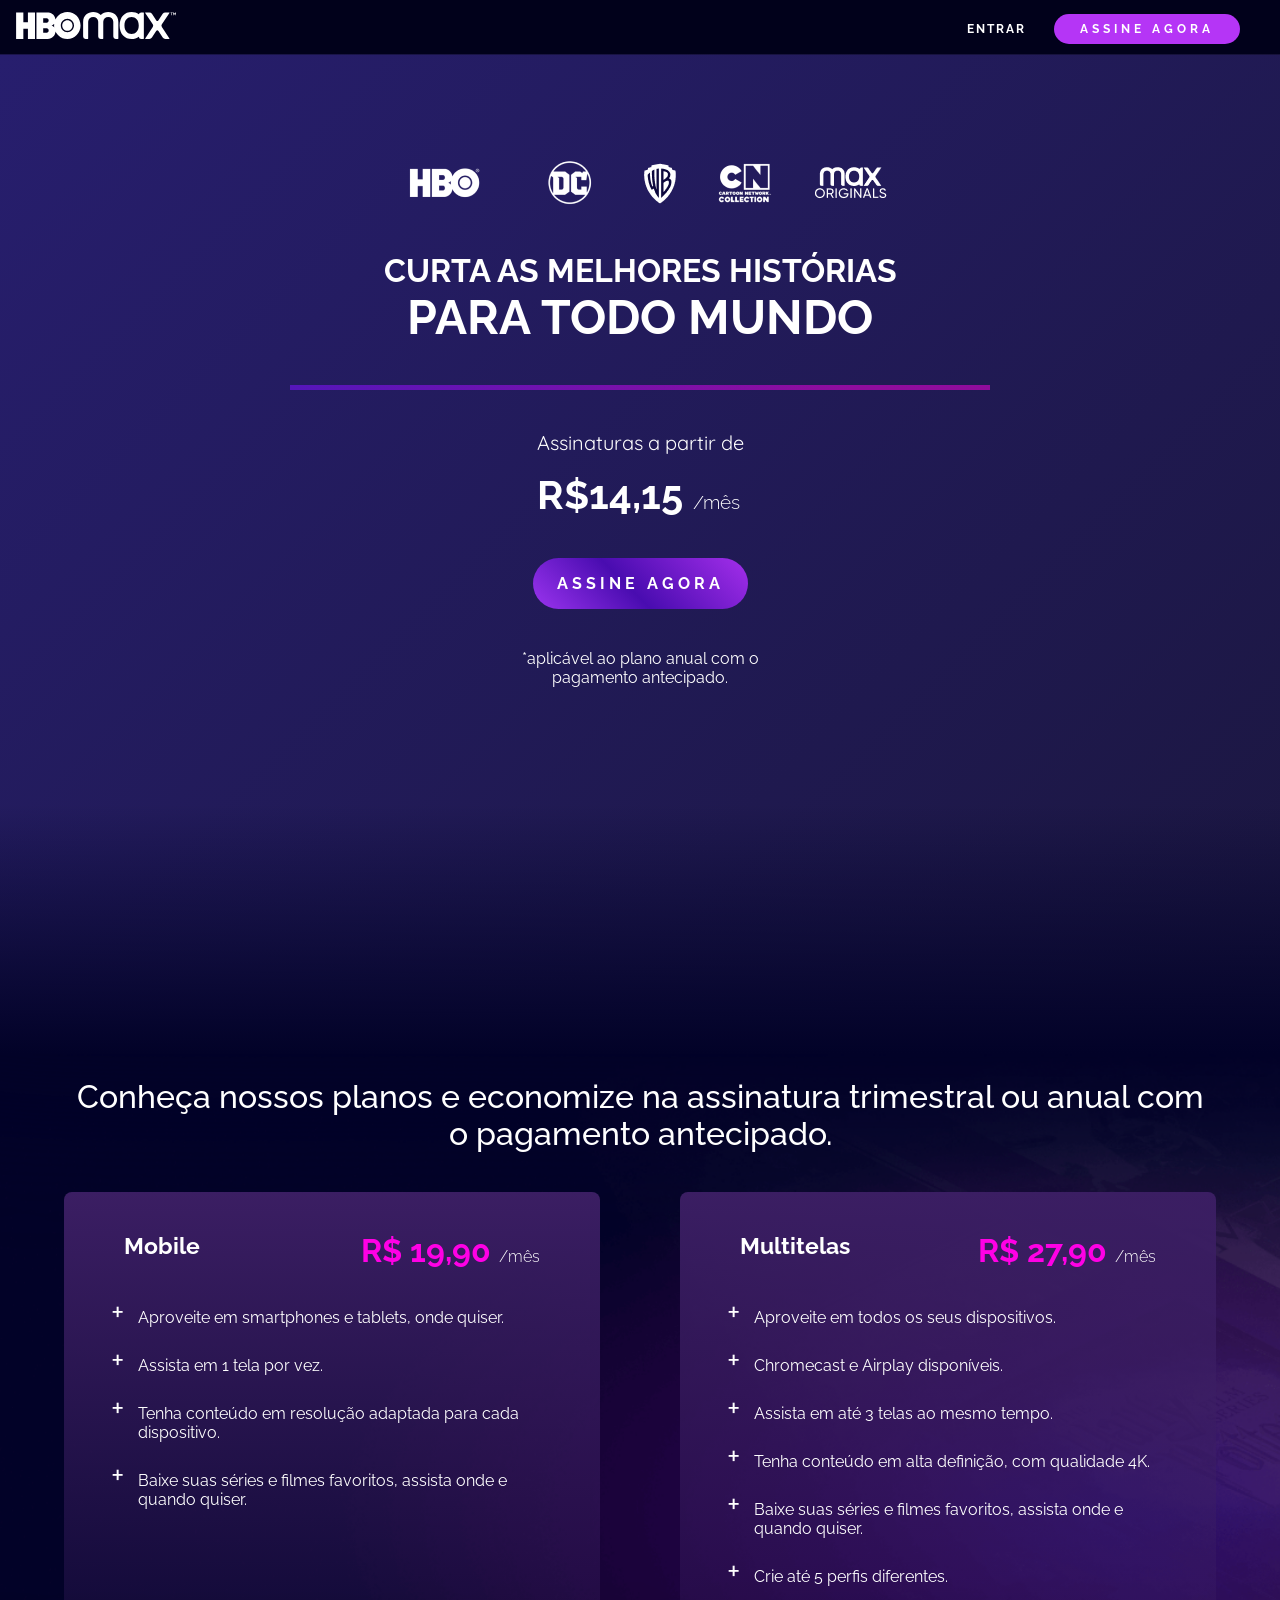
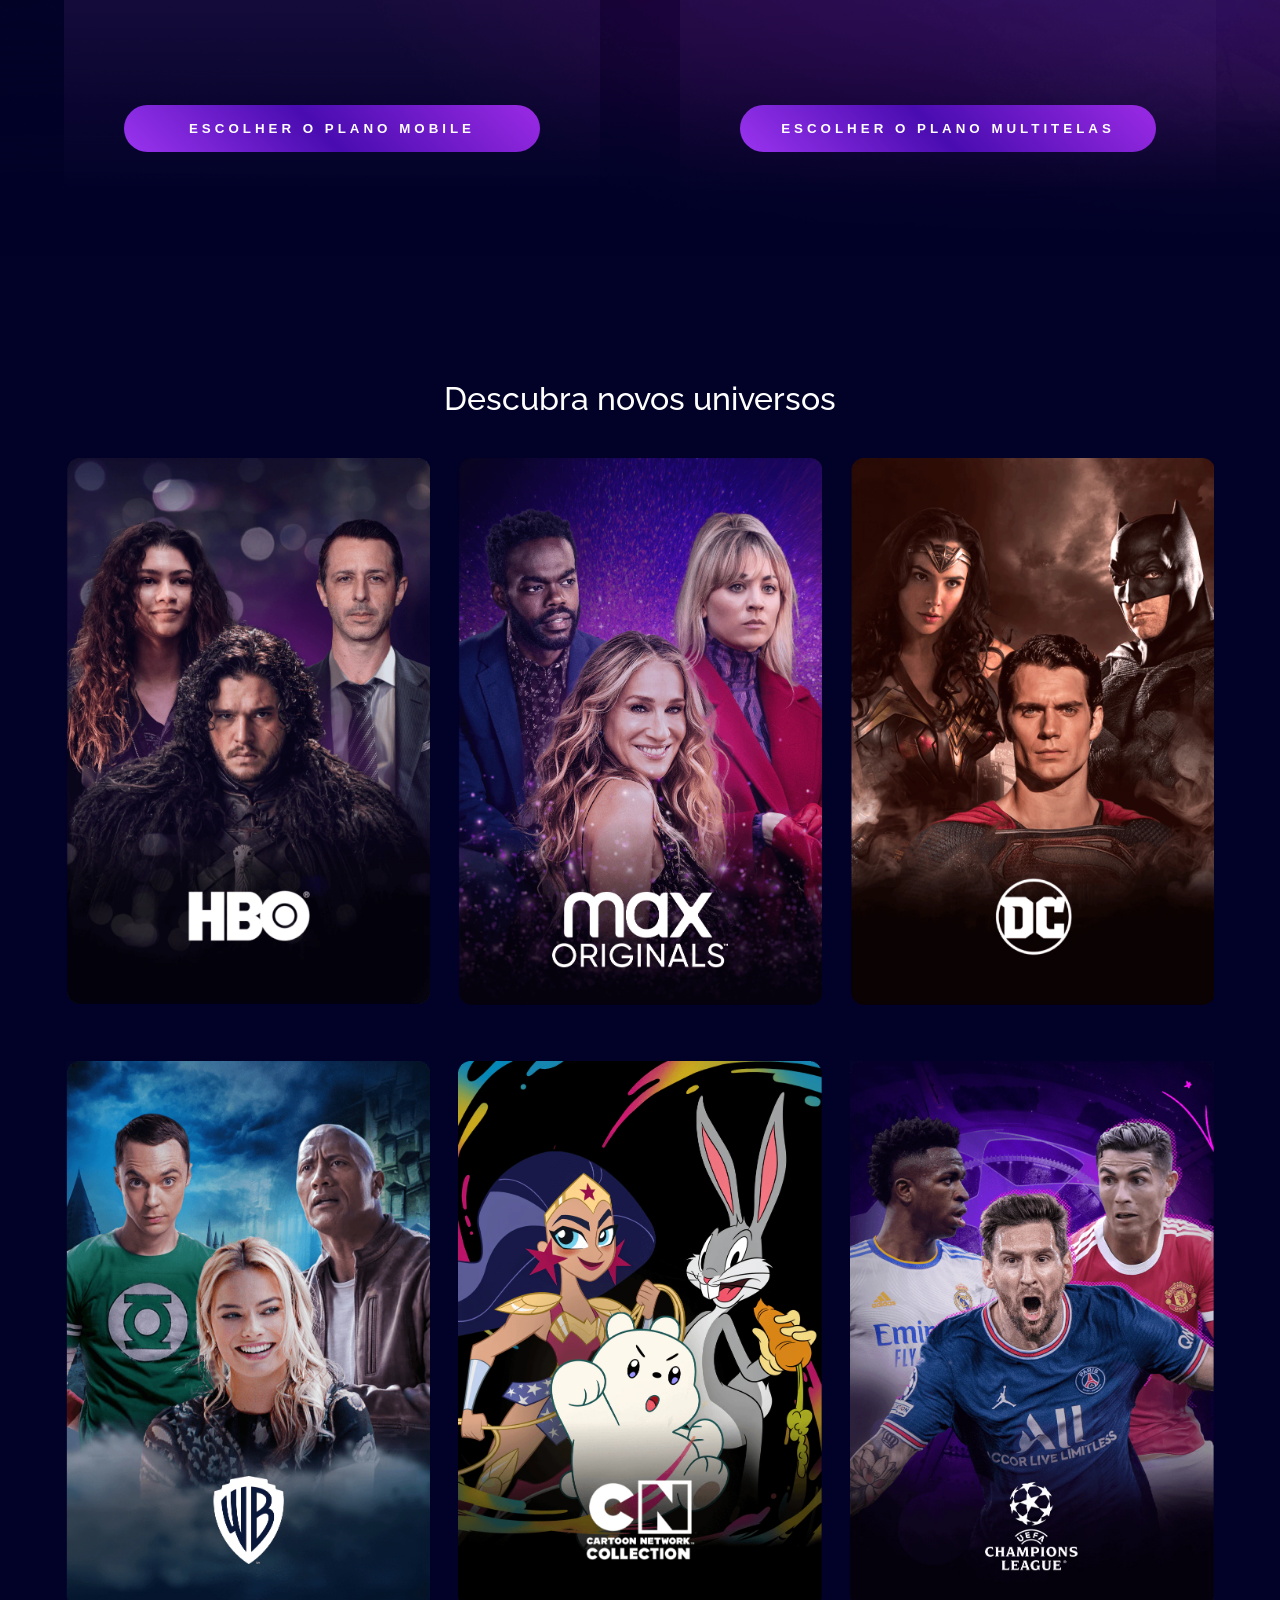
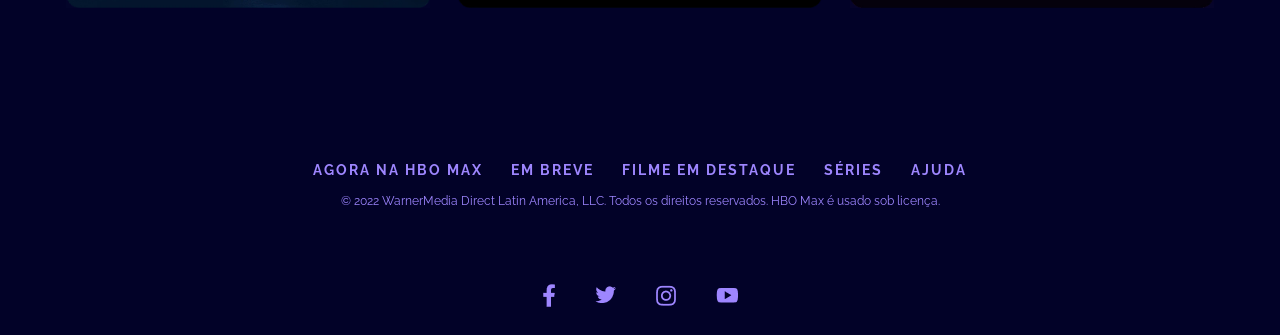
<file: index.html>
<!DOCTYPE html>
<html lang="pt-br">

<head>
    <meta charset="UTF-8">
    <meta name="viewport" content="width=device-width, initial-scale=1.0">
    <link rel="stylesheet" href="./style/variaveis.css">
    <link rel="stylesheet" href="./style/styles.css">
    <title>CLONE HBOmax</title>
</head>

<body>

    <header class="header">
        <nav class="menu">
            <a href="index.html" class="menu_logo">
                <img src="./assets/images/hbo-logo.svg" alt="Logotipo HBOMax com o nome da marca">
            </a>

            <div class="btn-global">
                <a href="login.html" class="menu_item">ENTRAR</a>
                <a href="#subscription" class="menu_item menu_item--button button">Assine Agora</a>
            </div>
        </nav>
    </header>

    <main class="main-container">
        <section class="cabecalho">
            <div class="content-cabecalho">
                <figure class="icons">
                    <img class="header-icons" src="./assets/images/hbo.png" alt="icon HBO">
                    <img class="header-icons" src="./assets/images/dc.png" alt="icon dv">
                    <img class="header-icons" src="./assets/images/wb.png" alt="icon Warner Bros">
                    <img class="header-icons" src="./assets/images/cartoon-network_neutral.png"
                        alt="icon cartoon network">
                    <img class="header-icons" src="./assets/images/max_originals.png" alt="icon max originals">
                </figure>

                <h1 class="header-title">
                    <span class="header-title--light">Curta as melhores histórias</span>
                    Para todo mundo
                </h1>
                <div class="divider"></div>
                <div class="oferta">
                    <p>Assinaturas a partir de</p>
                    <p class="oferta-preco">R$14,15
                        <span>/mês</span>
                    </p>
                </div>
                <a href="#subscription" class="button button--gradient header-button">ASSINE AGORA</a>
                <p class="text--small">*aplicável ao plano anual com o pagamento antecipado.</p>
            </div>
        </section>

        <section id="subscription" class="container-planos">

            <div class="container">
                <h2 class="title">Conheça nossos planos e economize na assinatura trimestral ou anual com o pagamento
                    antecipado.</h2>
                <div class="container-plans">

                    <article class="container-card">
                        <div>
                            <div class="container-plan">
                                <h3>Mobile</h3>
                                <p class="container-price"> R$ 19,90
                                    <span class="text--small">/mês</span>
                                </p>
                            </div>
                            <ul class="container-goals">
                                <li class="subscription-description">
                                    Aproveite em smartphones e tablets, onde quiser.
                                </li>
                                <li class="subscription-description">
                                    Assista em 1 tela por vez.
                                </li>
                                <li class="subscription-description">
                                    Tenha conteúdo em resolução adaptada para cada dispositivo.
                                </li>
                                <li class="subscription-description">
                                    Baixe suas séries e filmes favoritos, assista onde e quando quiser.
                                </li>
                            </ul>
                        </div>
                        <button class="button button--gradient">Escolher o Plano Mobile</button>
                    </article>

                    <article class="container-card">
                        <div>
                            <div class="container-plan">
                                <h3>Multitelas</h3>
                                <p class="container-price">R$ 27,90
                                    <span class="text--small">/mês</span>
                                </p>
                            </div>
                            <ul class="container-goals">
                                <li class="subscription-description">
                                    Aproveite em todos os seus dispositivos.
                                </li>
                                <li class="subscription-description">
                                    Chromecast e Airplay disponíveis.
                                </li>
                                <li class="subscription-description">
                                    Assista em até 3 telas ao mesmo tempo.
                                </li>
                                <li class="subscription-description">
                                    Tenha conteúdo em alta definição, com qualidade 4K.
                                </li>
                                <li class="subscription-description">
                                    Baixe suas séries e filmes favoritos, assista onde e quando quiser.
                                </li>
                                <li class="subscription-description">
                                    Crie até 5 perfis diferentes.
                                </li>
                            </ul>
                        </div>
                        <button class="button button--gradient">Escolher o Plano Multitelas</button>
                    </article>
                </div>


            </div>
        </section>


        <section id="contents" class="contents container">
            <h2 class="title">Descubra novos universos</h2>
            <div class="contents-container">
                <div class="contents-card"> <img class="contents-image" src="./assets/images/hbo-default_0.webp" alt="HBO"></div>
                <div class="contents-card"> <img class="contents-image"  src="./assets/images/MAX-Default.webp" alt="Max Originals"></div>
                <div class="contents-card"> <img class="contents-image"  src="./assets/images/DC_Default.webp" alt="DC"></div>
                <div class="contents-card"> <img class="contents-image"  src="./assets/images/WB-Default.webp" alt="Warner Bross"></div>
                <div class="contents-card"> <img class="contents-image"  src="./assets/images/CN-Default.webp" alt="Cartoon Network"></div>
                <div class="contents-card"> <img class="contents-image"  src="./assets/images/UCL-Default.webp" alt="UEFA Champions League">
                </div>
            </div>
        </section>
    </main>

    <footer class="footer container">
        <div class="link-list">
            <ul>
                <li class="list-item"><a href="">Agora na HBO Max</a></li>
                <li class="list-item"><a href="">Em breve</a></li>
                <li class="list-item"><a href="">Filme em destaque</a></li>
                <li class="list-item"><a href="">Séries</a></li>
                <li class="list-item"><a href="">Ajuda</a></li>
            </ul>
        </div>

        <p class="text-footer">© 2022 WarnerMedia Direct Latin America, LLC. Todos os direitos reservados. HBO Max é usado sob licença.</p>

        <div class="list-icon">
            <a href=""><img src="./assets/images/fb_0.png" alt=""></a>
            <a href=""><img src="./assets/images/twitter_0.png" alt=""></a>
            <a href=""><img src="./assets/images/instagram_0.png" alt=""></a>
            <a href=""><img src="./assets/images/youtube_0.png" alt=""></a>
        </div>

    </footer>

</body>

</html>
</file>
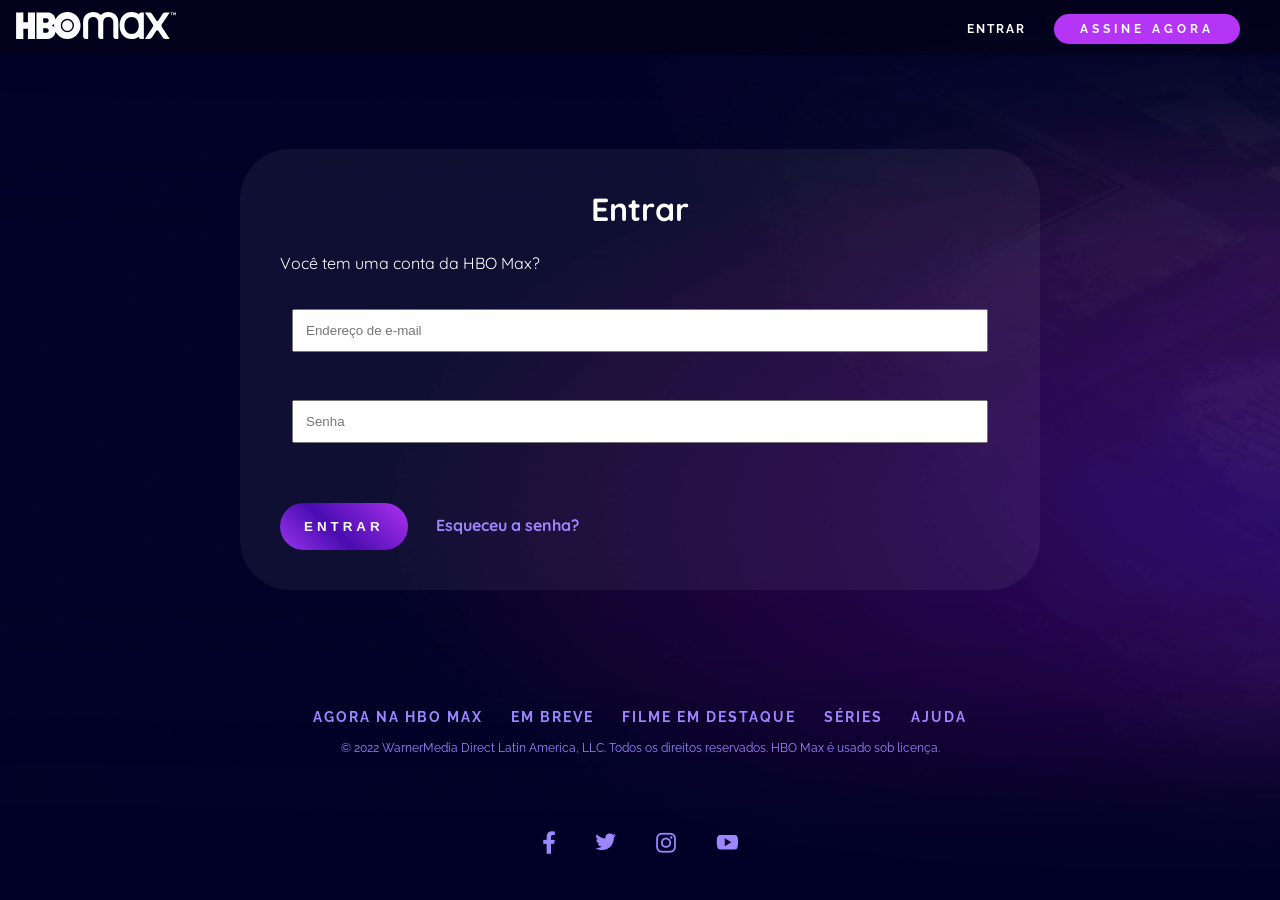
<file: login.html>
<!DOCTYPE html>
<html lang="pt-br">

<head>
    <meta charset="UTF-8">
    <meta name="viewport" content="width=device-width, initial-scale=1.0">
    <link rel="stylesheet" href="./style/styles.css">
    <link rel="stylesheet" href="./style/login.css">
    <link rel="stylesheet" href="./style/variaveis.css">
    <title>ENTRAR | HBO MAX</title>
</head>

<body>
    <header class="header">
        <nav class="menu">
            <a href="index.html" class="menu_logo">
                <img src="./assets/images/hbo-logo.svg" alt="Logotipo HBOMax com o nome da marca">
            </a>

            <div class="btn-global">
                <a href="#" class="menu_item">ENTRAR</a>
                <a href="#subscription" class="menu_item menu_item--button button">Assine Agora</a>
            </div>
        </nav>
    </header>

    <main class="main-content">
        

        <form class="formulario container" action="">
            <h1>Entrar</h1>
            <p>Você tem uma conta da HBO Max?</p>

            <label>
                <input class="campo-login" type="email" placeholder="Endereço de e-mail">
            </label>

            <label>
                <input class="campo-login"  type="password" placeholder="Senha">
            </label>

            <div class="btn">
                <button type="submit" class="button button--gradient">ENTRAR</button>
                <a class="lembrar-senha" href="#">Esqueceu a senha?</a>
            </div>

        </form>



    </main>

    <footer class="footer container">
        <div class="link-list">
            <ul>
                <li class="list-item"><a href="">Agora na HBO Max</a></li>
                <li class="list-item"><a href="">Em breve</a></li>
                <li class="list-item"><a href="">Filme em destaque</a></li>
                <li class="list-item"><a href="">Séries</a></li>
                <li class="list-item"><a href="">Ajuda</a></li>
            </ul>
        </div>

        <p class="text-footer">© 2022 WarnerMedia Direct Latin America, LLC. Todos os direitos reservados. HBO Max é
            usado sob licença.</p>

        <div class="list-icon">
            <a href=""><img src="./assets/images/fb_0.png" alt=""></a>
            <a href=""><img src="./assets/images/twitter_0.png" alt=""></a>
            <a href=""><img src="./assets/images/instagram_0.png" alt=""></a>
            <a href=""><img src="./assets/images/youtube_0.png" alt=""></a>
        </div>

    </footer>
</body>

</html>
</file>
<file: style/variaveis.css>
:root {
    --primary-color: #020228;
    --secondary-color: #ff00e5;
    --tertiary-color: #b535f6;
    --btn-bg-color-gradient: linear-gradient(
      45deg,
      #9b34ef 0%,
      #490cb0 20%,
      transparent 50%
    );
    --btn-link-bg-color: #fff;
    --btn-link-color: #000;
    --card-bg-color: linear-gradient(0deg, transparent, #3b1e63);
    --divider-bg-color: linear-gradient(
      90deg,
      #5516ba,
      rgba(255, 0, 229, 0.5) 80%
    );
    --nav-bg-color: rgba(0, 0, 0, 0.3);
    --text-color: #fff;
    --link-color: #9e86ff;
    --form-bg-color: rgba(211, 211, 211, 0.06);
    --form-field-bg-color: rgba(0, 0, 0, 0.2);
    --form-field-border: 1px solid rgba(255, 255, 255, 0.7);
    --form-field-placeholder: rgba(255, 255, 255, 0.7);
    --form-field-error: rgb(255, 76, 76);

    scroll-behavior: smooth;
  }
</file>
<file: style/styles.css>
@import url("https://fonts.googleapis.com/css2?family=Raleway:wght@300;400;500;600;700&display=swap");
@import url("https://fonts.googleapis.com/css2?family=Quicksand:wght@300;400;700&display=swap");

* {
  margin: 0;
  padding: 0;
  box-sizing: border-box;
}



body {
  background-color: var(--primary-color);
  color: var(--text-color);
  font-family: "Raleway", sans-serif;
}

section {
    scroll-margin-top: 80px;
}


.button--gradient {
  background: var(--btn-bg-color-gradient);
  outline: 3px solid transparent;
  transition: background 1s, outline 1s, transform 1s;
  background-size: 250%;
}

.button.button--gradient:hover {
  background-color: transparent;
  background-position: 100%;
  outline: 2px solid var(--secondary-color);
  transition: background 1s, outline 1s, transform 1s;

  transform: scale(1.15);
}

::-webkit-scrollbar {
  width: 8px;
}

::-webkit-scrollbar-thumb {
  background: var(--tertiary-color);
  border-radius: 10px;
}

::-webkit-scrollbar-thumb:hover {
  background: var(--secondary-color);
}

/* Header-NAV*/

.header {
  display: flex;
  position: fixed;
  width: 100%;
  padding: 12px 16px;
  top: 0;
  background: var(--nav-bg-color);
  z-index: 100;
}

.menu {
  display: flex;
  justify-content: space-between;
  width: 100%;
  align-items: center;
}

.menu a img {
  width: 100%;
  max-width: 160px;
}



.menu_item {
  color: var(--text-color);
  letter-spacing: 2px;
  font-weight: 700;
  font-size: 0.75rem;
  margin-right: 24px;
  text-decoration: none;
  text-transform: uppercase;
}

.button {
  padding: 16px 24px;
  background-color: var(--tertiary-color);
  border-radius: 500px;
  font-weight: 700;
  color: var(--text-color);
  text-transform: uppercase;
  text-decoration: none;
  border: none;
  cursor: pointer;
  letter-spacing: 4px;
  transform: scale(1);
}


.header-button {
  animation: wiggle 2.2s linear infinite;
}


.menu_item--button {
  padding: 8px 26px;
  transition:
    background 2s, color 1s;
}


.menu_item--button:hover {
  background-color: var(--btn-link-bg-color);
  color: var(--btn-link-color);
}



/*-----------------------------EDITANDO MAIN---------------------*/

/*PRIMEIRA SEÇÂO*/

.cabecalho {
  width: 100%;
  padding-top: 100px;
  position: relative;
  margin-top: 3.4rem;
  background: linear-gradient(-45deg, #56125b, #0f0f10, #271e6e);
  background-size: 400% 400%;
  animation: gradient 10s ease infinite alternate;
}

.cabecalho::after {
  content: "";
  width: 100%;
  height: 250px;
  position: absolute;
  bottom: 0;
  background: linear-gradient(0deg, var(--primary-color), transparent);
}

.content-cabecalho {
  min-height: 100vh;
  display: flex;
  max-width: 100vw;
  flex-direction: column;
  align-items: center;
  gap: 40px;
  padding: 0 40px;

}

.divider {
  width: 70%;
  max-width: 700px;
  height: 5px;
  background: var(--divider-bg-color);
}


.text--small {
  max-width: 300px;
  text-align: center;
}



.header-title {
  text-transform: uppercase;
  text-align: center;
  font-size: 3rem;
}

.header-title--light {
  display: block;
  font-size: 2rem;
}

.content-cabecalho .icons {
  display: flex;
  gap: 24px;
  flex-wrap: wrap;
  justify-content: center;
}

.header-icons {
  object-fit: contain;
}


.oferta {
  display: flex;
  font-size: 1.25rem;
  flex-direction: column;
  font-family: "Quicksand", sans-serif;

}


.oferta .oferta-preco {
  margin-top: 1rem;
  font-size: 2.5rem;
  font-weight: 700;
  font-family: "Raleway", sans-serif;
}

.oferta .oferta-preco span {
  font-size: 1.2rem;
  font-weight: 300;
}


/*Segunda sesção*/

.container-planos {
  background: url(../assets/images/background-movies-series.png) no-repeat;
  background-size: cover;
  position: relative;
}

.container {

  max-width: 1200px;

  margin: auto;
  padding: 24px;
  text-align: center;

}

.title {
  font-size: 2rem;
  font-weight: 500;
  margin-bottom: 15px;
}

.subscription-description {
  text-align: start;
  padding-left: 14px;
  margin-bottom: 14px;
  list-style: none;

}

.subscription-description::marker {
  content: "+";
  font-size: 2rem;
  margin: 0 8px 0 0;
}


.container-plans {
  display: flex;
  justify-content: space-around;
  gap: 80px;
  margin: 40px 0;

  perspective: 2000px;
  perspective-origin: top;
}

.container-card {
  background: var(--card-bg-color);
  padding: 40px 60px;
  border-radius: 8px;
  display: flex;
  min-height: 600px;
  flex-direction: column;
  justify-content: space-between;
  transition: transform 1s ease-in-out;
}


.container-plan {
  display: flex;
  justify-content: space-between;
  
  margin-bottom: 24px;
  font-size: 1.25rem;;
}


.container-plan p {
  font-size: 2rem;
  font-family: "Raleway", sans-serif;
  font-weight: 700;
  color: var(--secondary-color);
}

.container-plan p span {
  font-size: 1rem;
  font-weight: 300;
  color: var(--text-color);
}

.container-plans:has(.container-card:nth-child(1):hover)
  .container-card:nth-child(2) {
  transform: rotateY(-45deg);
}

.container-plans:has(.container-card:nth-child(2):hover)
  .container-card:nth-child(1) {
  transform: rotateY(45deg);
}

/*Descubra novos universos*/


.contents {
  margin: 100px auto;
}




.contents-container {
  display: grid;
  max-width: 100vw;
  grid-template-columns: repeat(3, 1fr);
  gap: 24px;
  margin: auto;
  
}

.contents-card {
  border: 2px solid transparent;
  margin-top: 24px;
  cursor: pointer;
  background-repeat: no-repeat;
  background-size: cover;
  border-radius: 15px;
  transition: transform 0.8s, background 0.8s, border 1s;  
}

.contents-card:hover  {
  border: 2px solid var(--secondary-color);
  transform: scale(1.05);
  
}

.contents-card:hover .contents-image {
  opacity: 0;
}


.contents-image {
  width: 100%;
  object-fit: cover;
  object-position: center; 
  transition: opacity 3s ease; 
}


@media screen and (max-width: 1200px) {
    .contents-container {
        gap: 32px;
    }
}

@media screen and (max-width: 690px) {
    .menu {
        padding: 32px 24px;
        flex-direction: column;
        gap: 24px;
    }

    .container-plans {
      display: flex;
      flex-direction: column;
    }

    .main-container {
      min-height: 100vh;
      padding-top: 100px;
      width: 100dvw;
      display: flex;
      flex-direction: column;
      justify-content: center;
      align-items: center;
      margin-left: auto;

    }

    .contents-container {
      grid-template-columns: repeat(2, 1fr);
    }
}

@media (pointer: coarse) {
    .contents-card:hover {
        transform: none;
    }
}

@media screen and (max-width: 480px) {
    .menu {
        padding: 32px 24px;
        flex-direction: column;
        gap: 24px;
    }

    .contents-image {
      transform: scale(1);
    }

    .container-plans {
      display: flex;
      flex-direction: column;
    }

    .main-container {
      
      padding-top: 150px;

    }

    .contents-container {
      grid-template-columns: repeat(6, 100%);
        grid-auto-flow: column;
        overflow: auto hidden;
    }

    .link-list ul {
      display: flex;
      flex-direction: column;
      align-items: center;
      gap: 16px;
    }

    .btn-global {
      display: flex;
      flex-direction: column;
      align-items: center;
      margin: auto;
      gap: 16px;
      
    }
}






/*TROCA DAS IMAGENS NO HOVER*/

.contents-card:nth-child(1):hover {
    background-image: url(../assets/images/hbo-hover_0.webp);  
}

.contents-card:nth-child(2):hover {
    background-image: url(../assets/images/MAX-Hover.webp);  
}

.contents-card:nth-child(3):hover {
    background-image: url(../assets/images/DC-Hover.webp);  
}

.contents-card:nth-child(4):hover {
    background-image: url(../assets/images/WB-Hover.webp);  
}

.contents-card:nth-child(5):hover {
    background-image: url(../assets/images/CN-Hover.png);  
}

.contents-card:nth-child(6):hover {
    background-image: url(../assets/images/UCL-Hover.webp);  
}






/*FOOTER*/

.foot-container {
  display: flex;
  flex-direction: column;
  justify-content: center;
  align-items: center;
  gap: 24px;
  color: var(--link-color); 
  padding: 24px;
}

.link-list ul {
  display: flex;
  text-transform: uppercase;
  font-size: 0.875rem;
  font-weight: bold;
  font-family: "Raleway", sans-serif;
  transition: color 0.5s;
  letter-spacing: 2px;


}

.text-footer{
  font-size: 0.75rem;
  color: var(--link-color);
  margin: 16px 0;
  
}

.footer {
  display: flex;
  flex-direction: column;
  align-items: center;
}

.link-list .list-item {
  list-style: none;
  margin: 0 14px;
}


.list-item a {
  display: flex;
  color: var(--link-color);
  text-decoration: none;
  transition:  transform .5s, color 1.5s;
}

.list-item a:hover {
  color: var(--text-color);  
  transform: scale(1.05);
}

.list-icon {
  display: flex;
  justify-content: center;
  align-items: center;
  margin-top: 60px;
  gap: 40px;
}



















/* Animations */

@keyframes gradient {
  0% {
    background-position: 0% 50%;
  }

  50% {
    background-position: 100% 50%;
  }

  100% {
    background-position: 0% 50%;
  }
}

@keyframes wiggle {

  0%,
  10% {
    transform: rotate(0) scale(1);
  }

  15% {
    transform: rotate(-15deg) scale(1);
  }

  20% {
    transform: rotate(10deg);
  }

  25% {
    transform: rotate(-10deg);
  }

  30% {
    transform: rotate(10deg);
  }

  35% {
    transform: rotate(-10deg);
  }

  40%,
  100% {
    transform: rotate(0);
  }
}
</file>
<file: style/login.css>
@import url("https://fonts.googleapis.com/css2?family=Raleway:wght@300;400;500;600;700&display=swap");
@import url("https://fonts.googleapis.com/css2?family=Quicksand:wght@300;400;700&display=swap");

* {
  margin: 0;
  padding: 0;
  box-sizing: border-box;
}

body {
  background-image: url(../assets/images/background-movies-series.png);
  background-size: cover;
  height: 100vh;
}

.header {
    position: relative;
}

p {
    
    text-align: left;
}

.main-content {
    display: flex;
    flex-direction: column;
    font-family: "Quicksand", cursive;
    width: 100%;
    height: 70%;
    padding: 24px;
}

.formulario {
   display: flex;
    flex-direction: column;
    padding: 40px;
    background-color: var(--form-bg-color);
    border-radius: 50px;
    width: 100%;
    max-width: 800px;
    gap: 24px;
}



label, input {
  width: 100%;
  padding: 12px;
  box-sizing: border-box;
}

.btn {
    margin-top: 24px;
    text-align: left;
    gap: 24px;
}

.lembrar-senha {
    color: var(--link-color);
    text-decoration: none;
    margin-left: 24px;
    font-weight: bold;
    transition: color 1.5s;
}

.lembrar-senha:hover {
    color: var(--text-color);
   
}
</file>
